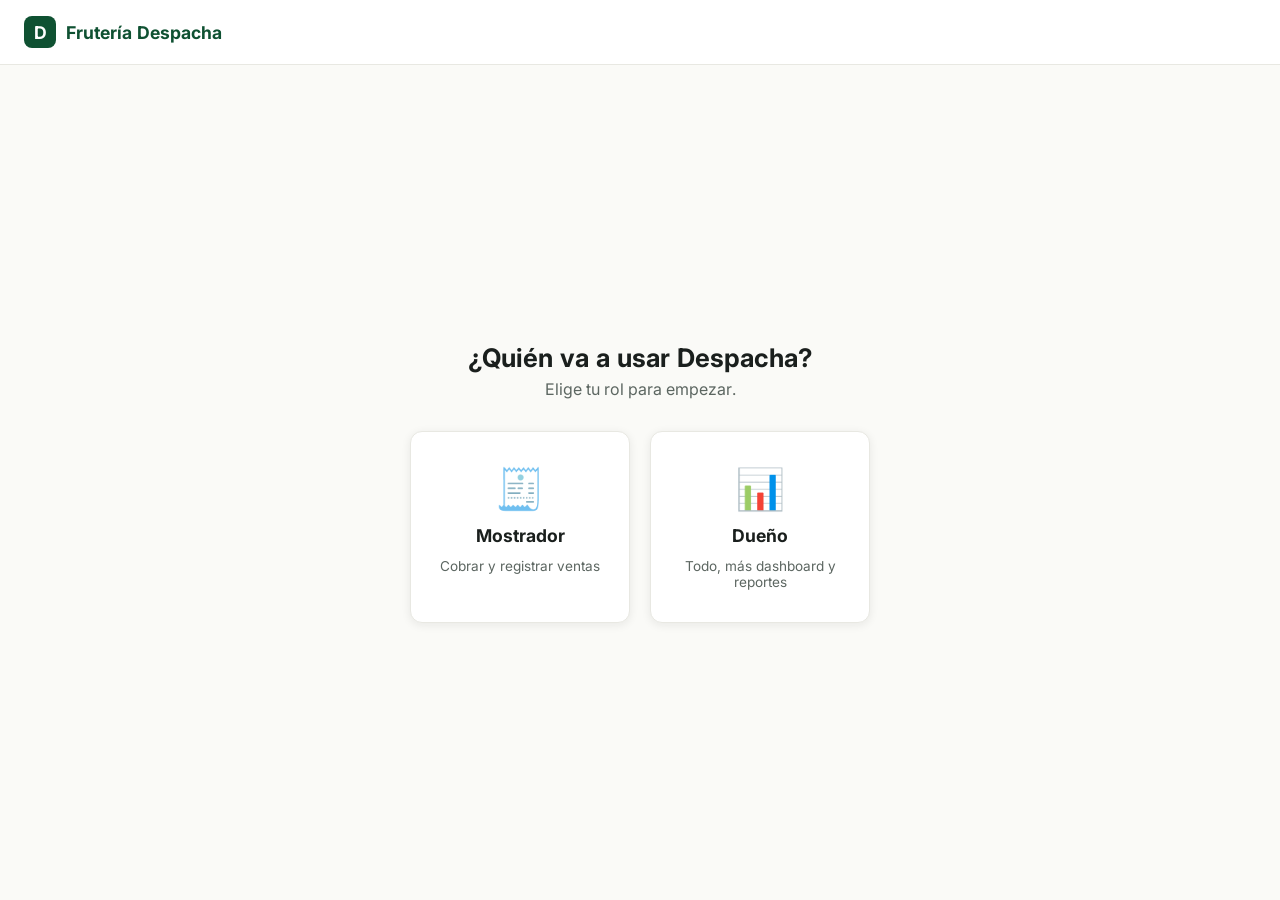
<file: index.html>
<!DOCTYPE html>
<html lang="es-MX">
<head>
  <meta charset="UTF-8" />
  <meta name="viewport" content="width=device-width, initial-scale=1.0" />
  <title>Despacha — Selección de rol</title>

  <!-- Lo que vuelve a Despacha una PWA instalable: el manifest le
       dice al navegador el nombre, los íconos y el color de la app;
       theme-color pinta la barra del sistema (la del notch/reloj en
       el celular) del verde de marca en vez del blanco por defecto. -->
  <link rel="manifest" href="manifest.json" />
  <meta name="theme-color" content="#0f5132" />
  <!-- apple-touch-icon es aparte del manifest porque Safari/iOS no
       lee el ícono del manifest para "Agregar a inicio": solo respeta
       esta etiqueta específica. -->
  <link rel="apple-touch-icon" href="icons/icon-192.png" />

  <!-- Inter es la tipografía que pide el documento de diseño (tiene
       números tabulares, clave para un POS donde los precios deben
       alinearse perfecto en columna). La cargamos de Google Fonts
       porque no usamos frameworks, pero un link de fuente sigue
       siendo solo HTML/CSS estándar. -->
  <link rel="preconnect" href="https://fonts.googleapis.com" />
  <link rel="preconnect" href="https://fonts.gstatic.com" crossorigin />
  <link
    href="https://fonts.googleapis.com/css2?family=Inter:wght@400;500;700;800&display=swap"
    rel="stylesheet"
  />

  <link rel="stylesheet" href="css/estilos.css" />
</head>
<body>
  <header class="barra-superior">
    <div class="barra-superior__marca">
      <span class="barra-superior__logo">D</span>
      <span data-nombre-negocio>Despacha</span>
    </div>
  </header>

  <main class="pantalla-seleccion">
    <h1 class="pantalla-seleccion__titulo">¿Quién va a usar Despacha?</h1>
    <p class="pantalla-seleccion__subtitulo">Elige tu rol para empezar.</p>

    <div class="tarjetas-rol">
      <!-- data-rol guarda el valor que leerá inicio.js con
           tarjeta.dataset.rol. Usamos botones reales (no divs) para
           que sean accesibles por teclado y lectores de pantalla sin
           trabajo extra: un <button> ya es enfocable y "clickeable"
           con Enter/Espacio por defecto del navegador. -->
      <button class="tarjeta-rol" type="button" data-rol="mostrador">
        <span class="tarjeta-rol__icono">🧾</span>
        <span class="tarjeta-rol__nombre">Mostrador</span>
        <span class="tarjeta-rol__descripcion">Cobrar y registrar ventas</span>
      </button>

      <button class="tarjeta-rol" type="button" data-rol="dueño">
        <span class="tarjeta-rol__icono">📊</span>
        <span class="tarjeta-rol__nombre">Dueño</span>
        <span class="tarjeta-rol__descripcion">Todo, más dashboard y reportes</span>
      </button>
    </div>
  </main>

  <!-- type="module" permite usar import/export entre archivos JS sin
       herramientas de build. Los módulos además se ejecutan después de
       que el HTML termina de parsear, así que no necesitamos "defer". -->
  <script type="module" src="js/inicio.js"></script>
  <script type="module" src="js/registro-pwa.js"></script>
</body>
</html>
</file>
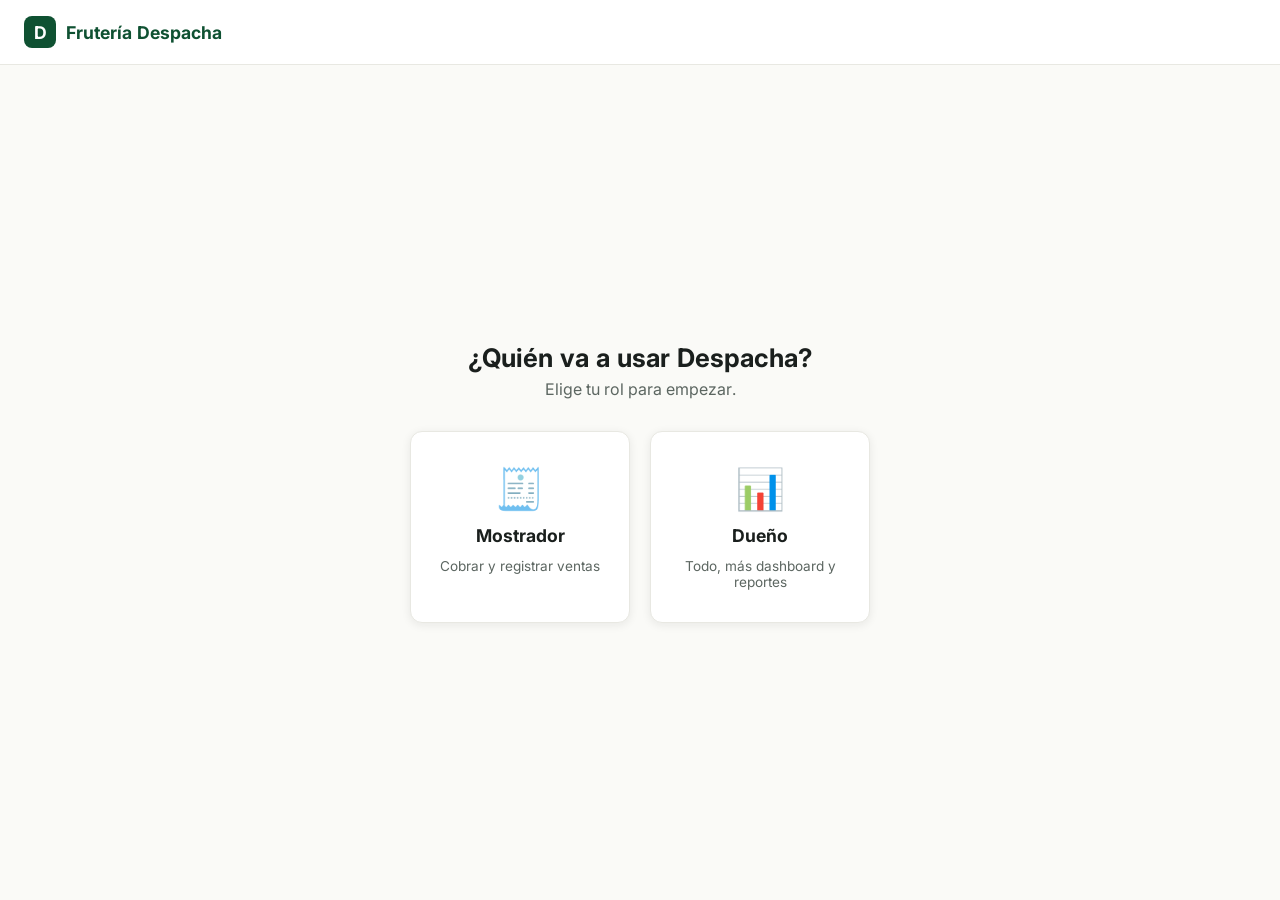
<file: catalogo.html>
<!DOCTYPE html>
<html lang="es-MX">
<head>
  <meta charset="UTF-8" />
  <meta name="viewport" content="width=device-width, initial-scale=1.0" />
  <title>Despacha — Catálogo</title>
  <link rel="manifest" href="manifest.json" />
  <meta name="theme-color" content="#0f5132" />
  <link rel="apple-touch-icon" href="icons/icon-192.png" />
  <link rel="preconnect" href="https://fonts.googleapis.com" />
  <link rel="preconnect" href="https://fonts.gstatic.com" crossorigin />
  <link
    href="https://fonts.googleapis.com/css2?family=Inter:wght@400;500;700;800&display=swap"
    rel="stylesheet"
  />
  <link rel="stylesheet" href="css/estilos.css" />
</head>
<body>
  <header class="barra-superior pos-barra">
    <div class="barra-superior__marca">
      <span class="barra-superior__logo">D</span>
      <span data-nombre-negocio>Despacha</span>
    </div>

    <nav class="barra-nav">
      <a href="pos.html">Cobrar</a>
      <a href="catalogo.html" aria-current="page">Catálogo</a>
      <a href="inventario.html" data-nav-dueno hidden>Inventario</a>
      <a href="dashboard.html" data-nav-dueno hidden>Dashboard</a>
      <a href="historico.html" data-nav-dueno hidden>Histórico</a>
    </nav>

    <!-- Mismo buscador en vivo del POS: filtra al instante lo que ya
         está en memoria, sin pedirle nada a un servidor. -->
    <input
      class="pos-barra__busqueda"
      type="search"
      placeholder="Buscar producto..."
      data-buscador
      aria-label="Buscar producto"
    />

    <div class="pos-barra__derecha">
      <span class="pos-barra__rol" data-rol-actual></span>
      <button class="pos-barra__cambiar-rol" type="button" data-cambiar-rol>
        Cambiar rol
      </button>
    </div>
  </header>

  <main class="catalogo">
    <div class="catalogo__encabezado">
      <h1>Catálogo de productos</h1>
      <!-- Mostrador y Dueño pueden agregar/editar/eliminar productos
           por igual; lo único exclusivo de Dueño es ver el costo
           (esa parte sí se decide por rol en catalogo.js). -->
      <button class="boton-primario" type="button" data-abrir-agregar>
        Agregar producto
      </button>
    </div>

    <div class="tabla-scroll">
      <table class="tabla-catalogo" data-tabla-catalogo hidden>
        <thead>
          <tr data-fila-encabezado>
            <th>Producto</th>
            <th>Categoría</th>
            <th>Tipo</th>
            <th>Precio</th>
            <th data-columna-costo hidden>Costo</th>
            <th>Stock</th>
            <th>Acciones</th>
          </tr>
        </thead>
        <tbody data-cuerpo-catalogo></tbody>
      </table>
    </div>

    <p class="catalogo__vacio" data-catalogo-vacio hidden>
      Aún no hay productos en el catálogo. Agrega el primero para empezar a vender.
    </p>

    <!-- Bitácora de cuándo se agregó cada producto, separada de la
         tabla principal (esa muestra el catálogo actual, esta el
         historial de altas). Mismo dato (fechaCreacion) que se guarda
         desde el formulario de agregar/editar. -->
    <div class="catalogo__encabezado catalogo__encabezado--separado">
      <h1>Productos agregados</h1>
    </div>

    <div class="tabla-scroll">
      <table class="tabla-catalogo" data-tabla-registro-productos hidden>
        <thead>
          <tr>
            <th>Fecha</th>
            <th>Producto</th>
            <th>Categoría</th>
          </tr>
        </thead>
        <tbody data-cuerpo-registro-productos></tbody>
      </table>
    </div>

    <p class="catalogo__vacio catalogo__vacio--compacto" data-registro-productos-vacio hidden>
      Aún no se ha agregado ningún producto.
    </p>
  </main>

  <!-- Modal: agregar / editar producto (solo dueño) -->
  <div class="overlay" data-overlay-producto hidden>
    <div class="modal modal--ancho">
      <p class="modal__titulo" data-form-titulo>Agregar producto</p>

      <form data-form-producto>
        <div class="campo">
          <label for="campo-nombre">Nombre</label>
          <input type="text" id="campo-nombre" data-campo-nombre required />
        </div>

        <div class="campo">
          <label for="campo-categoria">Categoría</label>
          <!-- select nativo en vez de input+datalist: el datalist se ve
               y se usa mal en navegadores de celular (la sugerencia no
               aparece como una lista clara). Con "+ Nueva categoría…"
               se puede seguir creando categorías que no existen aún. -->
          <select id="campo-categoria" data-campo-categoria required>
            <option value="" disabled selected>Selecciona una categoría</option>
          </select>
          <input
            type="text"
            id="campo-categoria-nueva"
            data-campo-categoria-nueva
            placeholder="Nombre de la nueva categoría"
            hidden
          />
        </div>

        <div class="campo">
          <label>Tipo de venta</label>
          <div class="campo-radios">
            <label><input type="radio" name="tipoVenta" value="pieza" data-campo-tipo checked /> Por pieza</label>
            <label><input type="radio" name="tipoVenta" value="peso" data-campo-tipo /> Por peso (kg)</label>
          </div>
        </div>

        <div class="campo">
          <label for="campo-precio" data-etiqueta-precio>Precio de venta ($ por pieza)</label>
          <input type="number" id="campo-precio" min="0" step="0.01" data-campo-precio required />
        </div>

        <div class="campo" data-campo-costo-contenedor>
          <label for="campo-costo">Costo (lo que te cuesta a ti)</label>
          <input type="number" id="campo-costo" min="0" step="0.01" data-campo-costo required />
        </div>

        <div class="campo">
          <label for="campo-stock" data-etiqueta-stock>Stock inicial (piezas)</label>
          <input type="number" id="campo-stock" min="0" step="1" data-campo-stock required />
        </div>

        <p class="modal__error" data-form-error></p>

        <div class="modal__acciones">
          <button class="boton-secundario" type="button" data-form-cancelar>Cancelar</button>
          <button class="boton-primario" type="submit">Guardar</button>
        </div>
      </form>
    </div>
  </div>

  <!-- Aviso de "Producto guardado" / "Producto eliminado" -->
  <p class="toast" data-toast hidden></p>

  <script type="module" src="js/catalogo.js"></script>
  <script type="module" src="js/registro-pwa.js"></script>
</body>
</html>
</file>
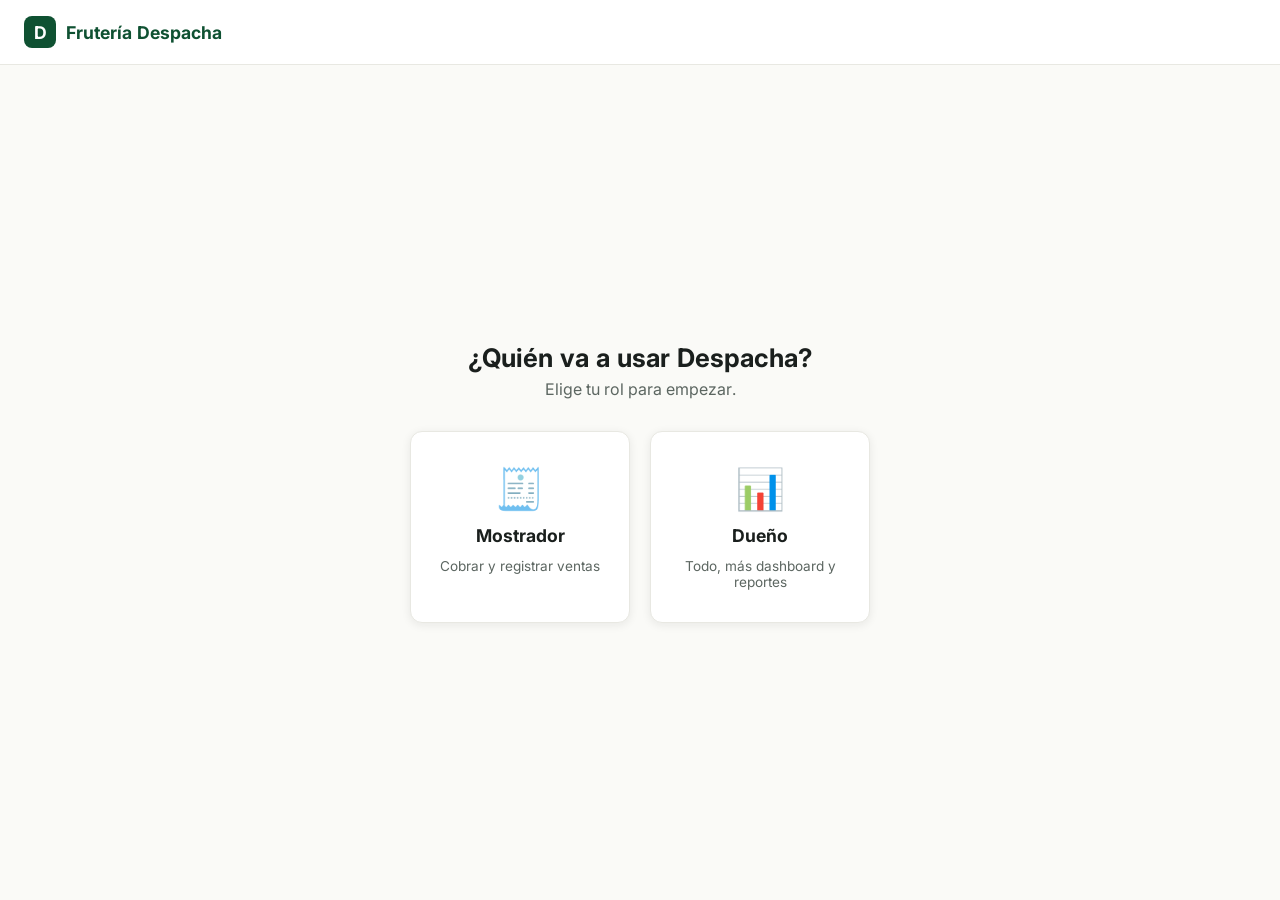
<file: dashboard.html>
<!DOCTYPE html>
<html lang="es-MX">
<head>
  <meta charset="UTF-8" />
  <meta name="viewport" content="width=device-width, initial-scale=1.0" />
  <title>Despacha — Dashboard</title>
  <link rel="manifest" href="manifest.json" />
  <meta name="theme-color" content="#0f5132" />
  <link rel="apple-touch-icon" href="icons/icon-192.png" />
  <link rel="preconnect" href="https://fonts.googleapis.com" />
  <link rel="preconnect" href="https://fonts.gstatic.com" crossorigin />
  <link
    href="https://fonts.googleapis.com/css2?family=Inter:wght@400;500;700;800&display=swap"
    rel="stylesheet"
  />
  <link rel="stylesheet" href="css/estilos.css" />
</head>
<body>
  <header class="barra-superior pos-barra">
    <div class="barra-superior__marca">
      <span class="barra-superior__logo">D</span>
      <span data-nombre-negocio>Despacha</span>
    </div>

    <nav class="barra-nav">
      <a href="pos.html">Cobrar</a>
      <a href="catalogo.html">Catálogo</a>
      <a href="inventario.html">Inventario</a>
      <a href="dashboard.html" aria-current="page">Dashboard</a>
      <a href="historico.html">Histórico</a>
    </nav>

    <div class="pos-barra__derecha">
      <span class="pos-barra__rol" data-rol-actual></span>
      <button class="pos-barra__cambiar-rol" type="button" data-cambiar-rol>
        Cambiar rol
      </button>
    </div>
  </header>

  <main class="catalogo">
    <div class="catalogo__encabezado">
      <h1>Dashboard</h1>
    </div>

    <!-- Periodo: cambia todas las tarjetas de abajo a la vez. "Esta
         semana" son los últimos 7 días (no la semana de calendario),
         para no meterse en si empieza lunes o domingo. -->
    <div class="selector-pildoras" data-selector-periodo>
      <button type="button" data-periodo="hoy" aria-pressed="true">Hoy</button>
      <button type="button" data-periodo="semana" aria-pressed="false">Esta semana</button>
      <button type="button" data-periodo="mes" aria-pressed="false">Este mes</button>
    </div>

    <div class="dashboard-grid">
      <div class="dashboard-card">
        <p class="dashboard-card__etiqueta">Venta total</p>
        <p class="dashboard-card__cifra" data-dato-venta-total>$0.00</p>
        <p class="dashboard-card__detalle" data-dato-num-ventas>0 ventas</p>
      </div>

      <div class="dashboard-card">
        <p class="dashboard-card__etiqueta">Ganancia estimada</p>
        <p class="dashboard-card__cifra" data-dato-ganancia>$0.00</p>
        <p class="dashboard-card__detalle">Venta menos costo de lo vendido</p>
      </div>

      <div class="dashboard-card">
        <p class="dashboard-card__etiqueta">Merma del periodo</p>
        <p class="dashboard-card__cifra" data-dato-merma>$0.00</p>
        <p class="dashboard-card__detalle" data-dato-merma-detalle>0 registros</p>
      </div>

      <div class="dashboard-card dashboard-card--destacada">
        <p class="dashboard-card__etiqueta">Producto que más deja</p>
        <p class="dashboard-card__cifra" data-dato-producto-estrella>—</p>
        <p class="dashboard-card__detalle" data-dato-producto-estrella-margen></p>
      </div>
    </div>

    <div class="catalogo__encabezado catalogo__encabezado--separado">
      <h2>Ingresos por método de pago</h2>
    </div>

    <div class="dashboard-grid">
      <div class="dashboard-card">
        <p class="dashboard-card__etiqueta">Efectivo</p>
        <p class="dashboard-card__cifra" data-dato-ingreso-efectivo>$0.00</p>
        <p class="dashboard-card__detalle" data-dato-ventas-efectivo>0 ventas</p>
      </div>

      <div class="dashboard-card">
        <p class="dashboard-card__etiqueta">Tarjeta</p>
        <p class="dashboard-card__cifra" data-dato-ingreso-tarjeta>$0.00</p>
        <p class="dashboard-card__detalle" data-dato-ventas-tarjeta>0 ventas</p>
      </div>
    </div>

    <p class="catalogo__vacio" data-dashboard-vacio hidden>
      Aún no hay ventas en este periodo. Cuando cobres en el POS, aquí vas a ver el resumen.
    </p>
  </main>

  <script type="module" src="js/dashboard.js"></script>
  <script type="module" src="js/registro-pwa.js"></script>
</body>
</html>
</file>
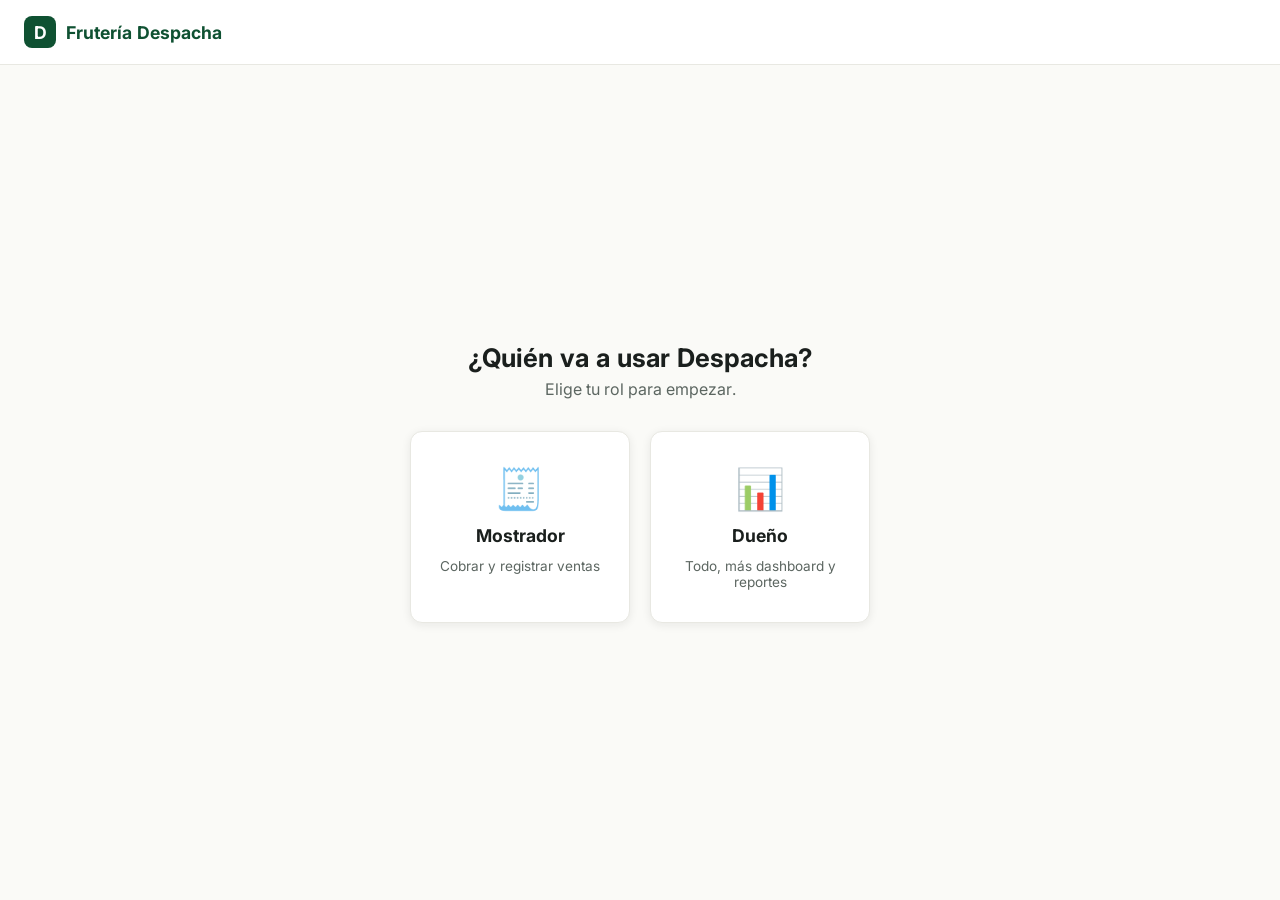
<file: historico.html>
<!DOCTYPE html>
<html lang="es-MX">
<head>
  <meta charset="UTF-8" />
  <meta name="viewport" content="width=device-width, initial-scale=1.0" />
  <title>Despacha — Histórico de ventas</title>
  <link rel="manifest" href="manifest.json" />
  <meta name="theme-color" content="#0f5132" />
  <link rel="apple-touch-icon" href="icons/icon-192.png" />
  <link rel="preconnect" href="https://fonts.googleapis.com" />
  <link rel="preconnect" href="https://fonts.gstatic.com" crossorigin />
  <link
    href="https://fonts.googleapis.com/css2?family=Inter:wght@400;500;700;800&display=swap"
    rel="stylesheet"
  />
  <link rel="stylesheet" href="css/estilos.css" />
</head>
<body>
  <header class="barra-superior pos-barra">
    <div class="barra-superior__marca">
      <span class="barra-superior__logo">D</span>
      <span data-nombre-negocio>Despacha</span>
    </div>

    <nav class="barra-nav">
      <a href="pos.html">Cobrar</a>
      <a href="catalogo.html">Catálogo</a>
      <a href="inventario.html">Inventario</a>
      <a href="dashboard.html">Dashboard</a>
      <a href="historico.html" aria-current="page">Histórico</a>
    </nav>

    <div class="pos-barra__derecha">
      <span class="pos-barra__rol" data-rol-actual></span>
      <button class="pos-barra__cambiar-rol" type="button" data-cambiar-rol>
        Cambiar rol
      </button>
    </div>
  </header>

  <main class="catalogo">
    <div class="catalogo__encabezado">
      <h1>Histórico de ventas</h1>
    </div>

    <div class="historico__filtros">
      <label for="campo-filtro-fecha">Filtrar por día</label>
      <input type="date" id="campo-filtro-fecha" data-filtro-fecha />
      <button class="boton-secundario boton-secundario--en-linea" type="button" data-limpiar-filtro>
        Ver todas
      </button>
    </div>

    <div class="tabla-scroll">
      <table class="tabla-catalogo" data-tabla-historico hidden>
        <thead>
          <tr>
            <th>Fecha</th>
            <th>Hora</th>
            <th>Productos</th>
            <th>Total</th>
            <th>Pago</th>
            <th>Registrada por</th>
            <th>Acciones</th>
          </tr>
        </thead>
        <tbody data-cuerpo-historico></tbody>
      </table>
    </div>

    <p class="catalogo__vacio" data-historico-vacio hidden>
      Aún no hay ventas registradas. Cuando cobres en el POS, aparecen aquí.
    </p>
  </main>

  <!-- Modal: editar una venta ya registrada (solo Dueño, para corregir
       un error del mostrador). Al guardar, el stock se ajusta solo:
       primero se "regresa" lo que esa venta había descontado, y luego
       se vuelve a descontar según los productos/cantidades nuevas. -->
  <div class="overlay" data-overlay-editar-venta hidden>
    <div class="modal modal--ancho">
      <p class="modal__titulo">Editar venta</p>
      <p class="modal__subtitulo" data-editar-venta-fecha></p>

      <ul class="ticket-lista" data-editar-venta-items></ul>

      <div class="campo">
        <label for="select-agregar-producto">Agregar producto a la venta</label>
        <select id="select-agregar-producto" data-select-agregar-producto></select>
      </div>

      <div class="metodo-pago" data-editar-metodo-pago>
        <button type="button" data-metodo="efectivo" aria-pressed="true">Efectivo</button>
        <button type="button" data-metodo="tarjeta" aria-pressed="false">Tarjeta</button>
      </div>

      <div class="ticket-total-row">
        <span>Total</span>
        <strong data-editar-venta-total>$0.00</strong>
      </div>

      <p class="modal__error" data-editar-venta-error></p>

      <div class="modal__acciones">
        <button class="boton-secundario" type="button" data-editar-venta-cancelar>Cancelar</button>
        <button class="boton-primario" type="button" data-editar-venta-guardar>Guardar cambios</button>
      </div>
    </div>
  </div>

  <p class="toast" data-toast hidden></p>

  <script type="module" src="js/historico.js"></script>
  <script type="module" src="js/registro-pwa.js"></script>
</body>
</html>
</file>
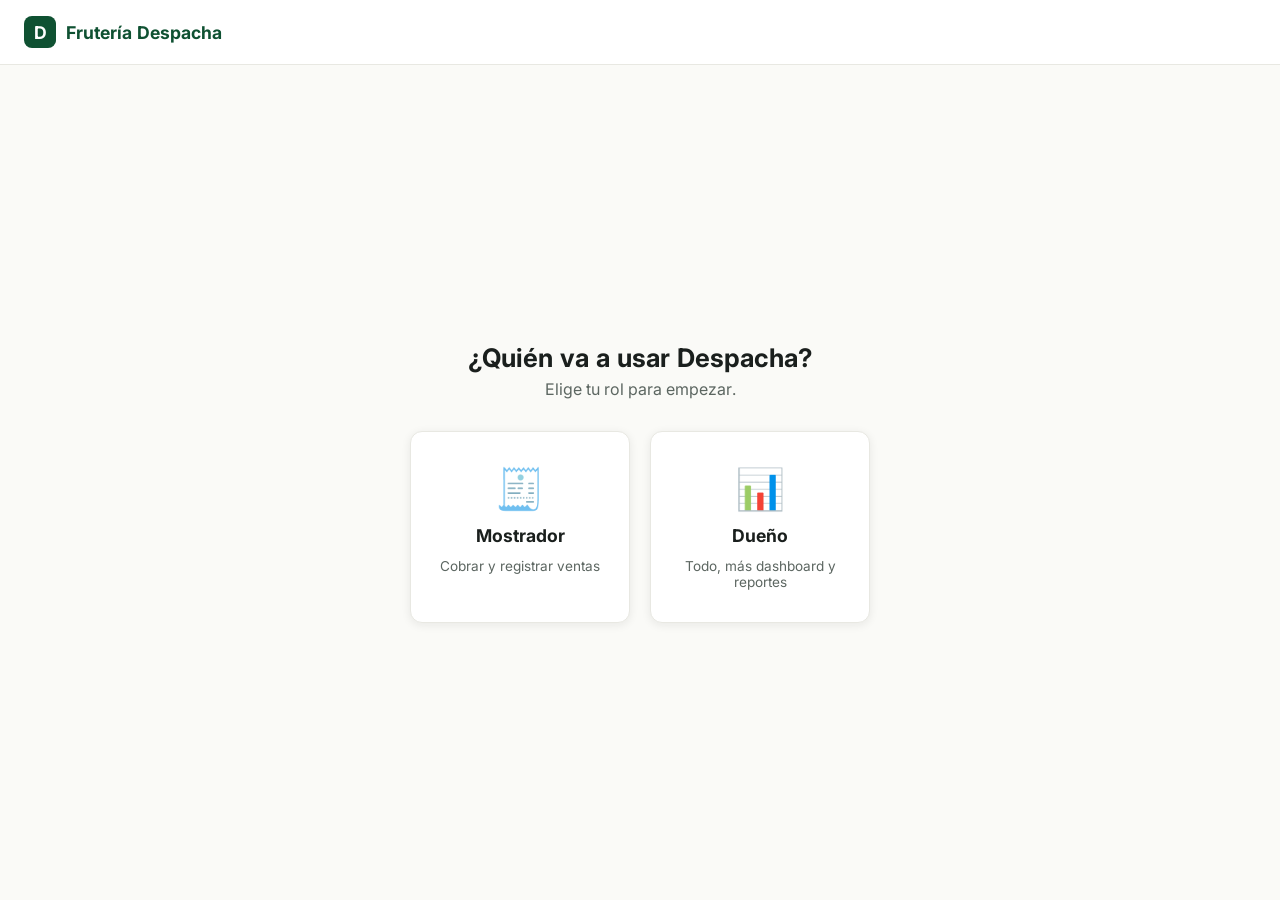
<file: inventario.html>
<!DOCTYPE html>
<html lang="es-MX">
<head>
  <meta charset="UTF-8" />
  <meta name="viewport" content="width=device-width, initial-scale=1.0" />
  <title>Despacha — Inventario</title>
  <link rel="manifest" href="manifest.json" />
  <meta name="theme-color" content="#0f5132" />
  <link rel="apple-touch-icon" href="icons/icon-192.png" />
  <link rel="preconnect" href="https://fonts.googleapis.com" />
  <link rel="preconnect" href="https://fonts.gstatic.com" crossorigin />
  <link
    href="https://fonts.googleapis.com/css2?family=Inter:wght@400;500;700;800&display=swap"
    rel="stylesheet"
  />
  <link rel="stylesheet" href="css/estilos.css" />
</head>
<body>
  <header class="barra-superior pos-barra">
    <div class="barra-superior__marca">
      <span class="barra-superior__logo">D</span>
      <span data-nombre-negocio>Despacha</span>
    </div>

    <nav class="barra-nav">
      <a href="pos.html">Cobrar</a>
      <a href="catalogo.html">Catálogo</a>
      <a href="inventario.html" aria-current="page">Inventario</a>
      <a href="dashboard.html">Dashboard</a>
      <a href="historico.html">Histórico</a>
    </nav>

    <input
      class="pos-barra__busqueda"
      type="search"
      placeholder="Buscar producto..."
      data-buscador
      aria-label="Buscar producto"
    />

    <div class="pos-barra__derecha">
      <span class="pos-barra__rol" data-rol-actual></span>
      <button class="pos-barra__cambiar-rol" type="button" data-cambiar-rol>
        Cambiar rol
      </button>
    </div>
  </header>

  <main class="catalogo">
    <div class="catalogo__encabezado">
      <h1>Inventario</h1>
    </div>

    <div class="tabla-scroll">
      <table class="tabla-catalogo" data-tabla-inventario hidden>
        <thead>
          <tr>
            <th>Producto</th>
            <th>Categoría</th>
            <th>Stock actual</th>
            <th>Acciones</th>
          </tr>
        </thead>
        <tbody data-cuerpo-inventario></tbody>
      </table>
    </div>

    <p class="catalogo__vacio" data-inventario-vacio hidden></p>

    <div class="catalogo__encabezado catalogo__encabezado--separado">
      <h1>Entradas registradas</h1>
    </div>

    <div class="tabla-scroll">
      <table class="tabla-catalogo" data-tabla-entradas hidden>
        <thead>
          <tr>
            <th>Fecha</th>
            <th>Producto</th>
            <th>Cantidad recibida</th>
          </tr>
        </thead>
        <tbody data-cuerpo-entradas></tbody>
      </table>
    </div>

    <p class="catalogo__vacio catalogo__vacio--compacto" data-entradas-vacio hidden>
      Aún no se ha registrado ninguna entrada de mercancía.
    </p>

    <div class="catalogo__encabezado catalogo__encabezado--separado">
      <h1>Mermas registradas</h1>
    </div>

    <div class="tabla-scroll">
      <table class="tabla-catalogo" data-tabla-mermas hidden>
        <thead>
          <tr>
            <th>Fecha</th>
            <th>Producto</th>
            <th>Cantidad</th>
            <th>Pérdida</th>
            <th>Motivo</th>
          </tr>
        </thead>
        <tbody data-cuerpo-mermas></tbody>
      </table>
    </div>

    <p class="catalogo__vacio catalogo__vacio--compacto" data-mermas-vacio hidden>
      Aún no se ha registrado ninguna merma.
    </p>
  </main>

  <!-- Modal: registrar entrada de mercancía (compra) -->
  <div class="overlay" data-overlay-entrada hidden>
    <div class="modal">
      <p class="modal__titulo" data-entrada-nombre></p>
      <p class="modal__subtitulo" data-entrada-stock-actual></p>

      <form data-form-entrada>
        <div class="campo">
          <label for="campo-entrada-cantidad" data-entrada-etiqueta>Cantidad recibida</label>
          <input type="number" id="campo-entrada-cantidad" min="0" step="0.01" data-campo-entrada-cantidad required />
        </div>

        <p class="modal__error" data-entrada-error></p>

        <div class="modal__acciones">
          <button class="boton-secundario" type="button" data-entrada-cancelar>Cancelar</button>
          <button class="boton-primario" type="submit">Registrar entrada</button>
        </div>
      </form>
    </div>
  </div>

  <!-- Modal: ajustar el stock directo (ej: corregir un conteo mal
       hecho). A diferencia de "Entrada" y "Merma", esto NO se guarda
       en ningún historial ni se contabiliza como compra o pérdida:
       es solo corregir el número para que cuadre con la realidad. -->
  <div class="overlay" data-overlay-ajuste hidden>
    <div class="modal">
      <p class="modal__titulo" data-ajuste-nombre></p>
      <p class="modal__subtitulo" data-ajuste-stock-actual></p>

      <form data-form-ajuste>
        <div class="campo">
          <label for="campo-ajuste-cantidad" data-ajuste-etiqueta>Stock real</label>
          <input type="number" id="campo-ajuste-cantidad" min="0" step="0.01" data-campo-ajuste-cantidad required />
        </div>

        <p class="modal__error" data-ajuste-error></p>

        <div class="modal__acciones">
          <button class="boton-secundario" type="button" data-ajuste-cancelar>Cancelar</button>
          <button class="boton-primario" type="submit">Guardar ajuste</button>
        </div>
      </form>
    </div>
  </div>

  <!-- Modal: registrar merma -->
  <div class="overlay" data-overlay-merma hidden>
    <div class="modal">
      <p class="modal__titulo" data-merma-nombre></p>
      <p class="modal__subtitulo" data-merma-stock-actual></p>

      <form data-form-merma>
        <div class="campo">
          <label for="campo-merma-cantidad" data-merma-etiqueta>Cantidad perdida</label>
          <input type="number" id="campo-merma-cantidad" min="0" step="0.01" data-campo-merma-cantidad required />
        </div>

        <div class="campo">
          <label for="campo-merma-motivo">Motivo</label>
          <input
            type="text"
            id="campo-merma-motivo"
            data-campo-merma-motivo
            placeholder="Ej: se echó a perder"
            required
          />
        </div>

        <p class="modal__pantalla-detalle" data-merma-perdida-estimada>Pérdida estimada: $0.00</p>
        <p class="modal__error" data-merma-error></p>

        <div class="modal__acciones">
          <button class="boton-secundario" type="button" data-merma-cancelar>Cancelar</button>
          <button class="boton-eliminar" type="submit">Registrar merma</button>
        </div>
      </form>
    </div>
  </div>

  <p class="toast" data-toast hidden></p>

  <script type="module" src="js/inventario.js"></script>
  <script type="module" src="js/registro-pwa.js"></script>
</body>
</html>
</file>
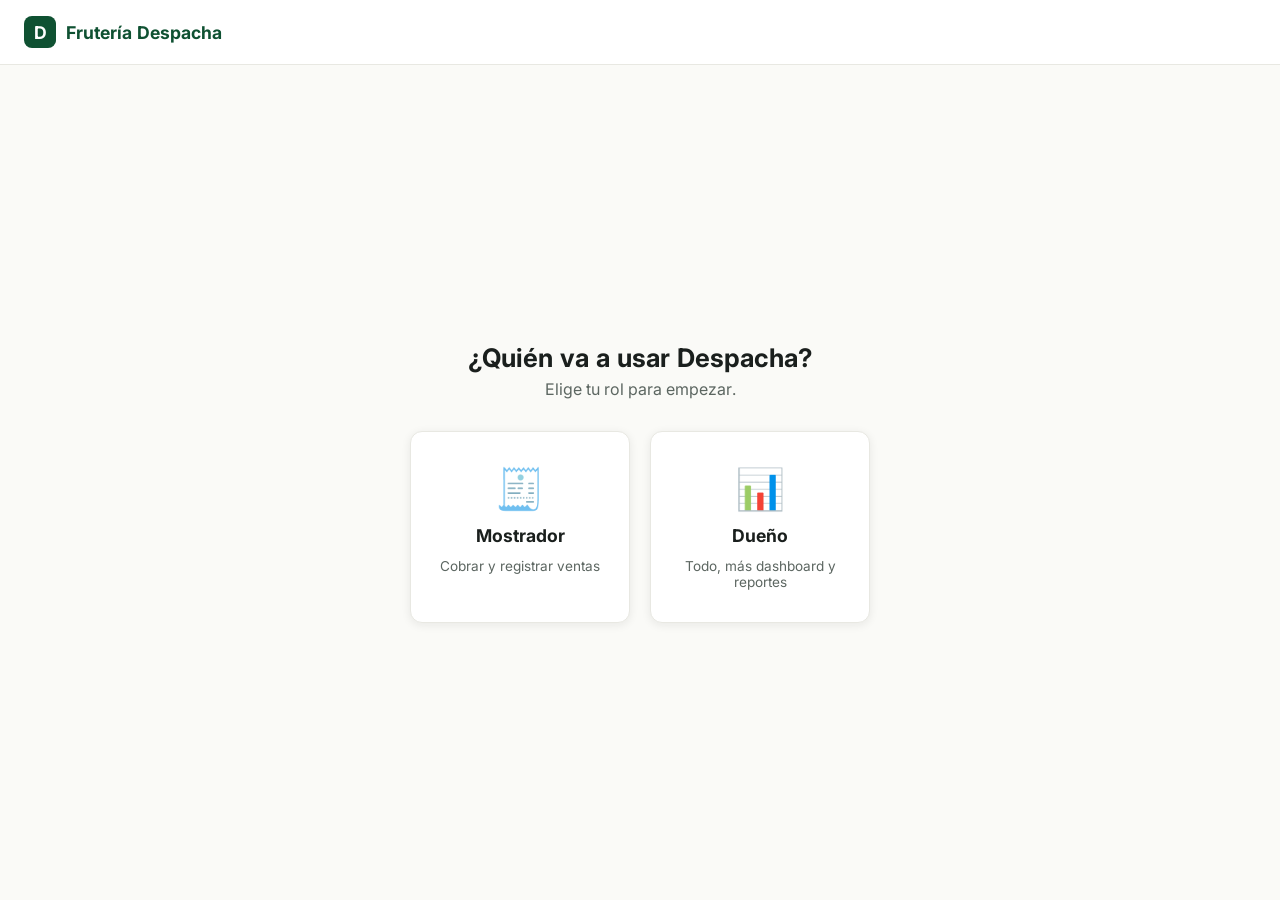
<file: pos.html>
<!DOCTYPE html>
<html lang="es-MX">
<head>
  <meta charset="UTF-8" />
  <meta name="viewport" content="width=device-width, initial-scale=1.0" />
  <title>Despacha — Cobro</title>
  <link rel="manifest" href="manifest.json" />
  <meta name="theme-color" content="#0f5132" />
  <link rel="apple-touch-icon" href="icons/icon-192.png" />
  <link rel="preconnect" href="https://fonts.googleapis.com" />
  <link rel="preconnect" href="https://fonts.gstatic.com" crossorigin />
  <link
    href="https://fonts.googleapis.com/css2?family=Inter:wght@400;500;700;800&display=swap"
    rel="stylesheet"
  />
  <link rel="stylesheet" href="css/estilos.css" />
</head>
<body>
  <header class="barra-superior pos-barra">
    <div class="barra-superior__marca">
      <span class="barra-superior__logo">D</span>
      <span data-nombre-negocio>Despacha</span>
    </div>

    <nav class="barra-nav">
      <a href="pos.html" aria-current="page">Cobrar</a>
      <a href="catalogo.html">Catálogo</a>
      <!-- Inventario, dashboard e histórico son exclusivos del Dueño
           (sección 3 del plan), así que estos links arrancan ocultos y
           solo los muestra pos.js si el rol activo es "dueño". -->
      <a href="inventario.html" data-nav-dueno hidden>Inventario</a>
      <a href="dashboard.html" data-nav-dueno hidden>Dashboard</a>
      <a href="historico.html" data-nav-dueno hidden>Histórico</a>
    </nav>

    <!-- Búsqueda en vivo (sección 3 del diseño): NO es AJAX, filtra al
         instante lo que ya está cargado en memoria. -->
    <input
      class="pos-barra__busqueda"
      type="search"
      placeholder="Buscar producto..."
      data-buscador
      aria-label="Buscar producto"
    />

    <div class="pos-barra__derecha">
      <span class="pos-barra__rol" data-rol-actual></span>
      <button class="pos-barra__cambiar-rol" type="button" data-cambiar-rol>
        Cambiar rol
      </button>
    </div>
  </header>

  <!-- Categorías arriba del grid, con toggle para colapsarlas
       (sección 3 del diseño). El contenido de la lista lo genera
       pos.js a partir de las categorías que existan en el catálogo. -->
  <nav class="categorias">
    <button
      class="categorias__toggle"
      type="button"
      data-toggle-categorias
      aria-label="Mostrar u ocultar categorías"
      aria-expanded="true"
    >
      ⌄
    </button>
    <div class="categorias__lista" data-lista-categorias></div>
  </nav>

  <main class="pos-layout">
    <section class="grid-productos" data-grid-productos></section>

    <aside class="ticket">
      <!-- El botón de colapsar solo se ve en celular (CSS lo esconde
           en escritorio): ahí el ticket se vuelve una barra fija
           abajo, y sin esto se quedaría tapando el grid de productos
           todo el tiempo. -->
      <div class="ticket__encabezado">
        <h2>Ticket actual</h2>
        <button
          type="button"
          class="ticket__toggle-movil"
          data-toggle-ticket-movil
          aria-expanded="true"
          aria-label="Mostrar u ocultar el detalle del ticket"
        >
          ⌄
        </button>
      </div>

      <div data-ticket-contenido>
        <p class="ticket-vacio" data-ticket-vacio>
          Aún no hay ventas en este ticket. Toca un producto para empezar a cobrar.
        </p>

        <ul class="ticket-lista" data-ticket-lista></ul>
      </div>

      <div class="ticket-total-row">
        <span>Total</span>
        <strong data-ticket-total>$0.00</strong>
      </div>

      <button class="boton-cobrar" type="button" data-boton-cobrar disabled>
        Cobrar
      </button>
    </aside>
  </main>

  <!-- Ventas recientes, debajo del POS: sirve para resolver rápido una
       duda de un cliente ("¿cuánto pagué?", "¿qué llevé?") sin tener
       que ir al histórico (que es solo del Dueño). Solo muestra lo
       mismo que vería en un recibo, no costos ni márgenes. -->
  <section class="catalogo">
    <div class="catalogo__encabezado">
      <h2>Ventas recientes</h2>
    </div>

    <div class="tabla-scroll">
      <table class="tabla-catalogo" data-tabla-ventas-recientes hidden>
        <thead>
          <tr>
            <th>Fecha</th>
            <th>Hora</th>
            <th>Productos</th>
            <th>Total</th>
          </tr>
        </thead>
        <tbody data-cuerpo-ventas-recientes></tbody>
      </table>
    </div>

    <p class="catalogo__vacio" data-ventas-recientes-vacio hidden>
      Aún no hay ventas registradas.
    </p>
  </section>

  <!-- Modal: teclado de peso. Es el "elemento de firma" del diseño
       (sección 4): aparece al tocar un producto por kilo. -->
  <div class="overlay" data-overlay-peso hidden>
    <div class="modal">
      <p class="modal__titulo" data-peso-nombre></p>
      <p class="modal__subtitulo" data-peso-precio></p>

      <div class="modal__modo">
        <button type="button" data-modo-peso="kg" aria-pressed="true">Teclear kilos</button>
        <button type="button" data-modo-peso="monto" aria-pressed="false">Teclear monto</button>
      </div>

      <div class="modal__pantalla">
        <p class="modal__pantalla-cifra" data-peso-pantalla>0</p>
        <p class="modal__pantalla-detalle" data-peso-detalle>Subtotal: $0.00</p>
      </div>

      <p class="modal__error" data-peso-error></p>

      <div class="teclado-numerico" data-teclado-peso>
        <button type="button" data-tecla="1">1</button>
        <button type="button" data-tecla="2">2</button>
        <button type="button" data-tecla="3">3</button>
        <button type="button" data-tecla="4">4</button>
        <button type="button" data-tecla="5">5</button>
        <button type="button" data-tecla="6">6</button>
        <button type="button" data-tecla="7">7</button>
        <button type="button" data-tecla="8">8</button>
        <button type="button" data-tecla="9">9</button>
        <button type="button" data-tecla=".">.</button>
        <button type="button" data-tecla="0">0</button>
        <button type="button" data-tecla="borrar">⌫</button>
      </div>

      <div class="modal__acciones">
        <button class="boton-secundario" type="button" data-peso-cancelar>Cancelar</button>
        <button class="boton-cobrar" type="button" data-peso-agregar>Agregar</button>
      </div>
    </div>
  </div>

  <!-- Modal: panel de cobro (efectivo o tarjeta) -->
  <div class="overlay" data-overlay-cobro hidden>
    <div class="modal">
      <p class="modal__titulo">Cobrar</p>
      <p class="modal__subtitulo" data-cobro-total></p>

      <div class="metodo-pago">
        <button type="button" data-metodo="efectivo" aria-pressed="true">Efectivo</button>
        <button type="button" data-metodo="tarjeta" aria-pressed="false">Tarjeta</button>
      </div>

      <div data-bloque-efectivo>
        <input
          class="campo-recibido"
          type="number"
          min="0"
          step="0.5"
          placeholder="Recibido"
          data-campo-recibido
          aria-label="Monto recibido en efectivo"
        />
        <p class="modal__pantalla-detalle" data-cambio-detalle>Cambio: $0.00</p>
      </div>

      <p class="modal__error" data-cobro-error></p>

      <div class="modal__acciones">
        <button class="boton-secundario" type="button" data-cobro-cancelar>Cancelar</button>
        <button class="boton-cobrar" type="button" data-cobro-confirmar>Guardar venta</button>
      </div>
    </div>
  </div>

  <p class="toast" data-toast hidden></p>

  <script type="module" src="js/pos.js"></script>
  <script type="module" src="js/registro-pwa.js"></script>
</body>
</html>
</file>
<file: css/estilos.css>
/* ============================================================
   estilos.css — Sistema de diseño de Despacha
   Todos los valores salen de DISENO_DESPACHA.md. No se improvisa
   ningún color ni tamaño aquí: si algo no está en ese documento,
   se deriva de algo que sí está (ej: una sombra "suave" coherente
   con el resto, aunque el documento no diera el valor exacto en px).
   ============================================================ */

:root {
  /* --- Paleta (sección 1 del documento de diseño) --- */
  --marca: #0f5132; /* Verde profundo — color de marca, CAMBIABLE por cliente */
  --marca-claro: #157347; /* variante para hovers/estados */
  --accion: #7cb342; /* Verde lima — botones de cobrar/confirmar */
  --fondo: #fafaf7; /* Blanco hueso — fondo, descansa la vista */
  --superficie: #ffffff; /* tarjetas, paneles */
  --tinta: #1a1f1d; /* texto y números */
  --tinta-suave: #5c6661; /* texto secundario, etiquetas */
  --aviso: #f5a623; /* ámbar — stock bajo, merma */
  --critico: #d64545; /* rojo — eliminar, pérdida */
  --linea: #e8e8e2; /* bordes, divisores */

  /* --- Valores derivados, reutilizados por todos los módulos --- */
  --radio: 12px; /* border-radius medio: "limpio y amable", sin esquinas duras */
  --sombra-suave: 0 2px 10px rgba(26, 31, 29, 0.08);
  --fuente: "Inter", system-ui, -apple-system, "Segoe UI", sans-serif;
}

/* Reset mínimo: cada navegador trae sus propios márgenes/paddings por
   defecto en body, h1, etc. Sin esto, el mismo diseño se vería distinto
   en cada navegador. */
* {
  box-sizing: border-box;
}

body,
h1,
h2,
p {
  margin: 0;
}

body {
  font-family: var(--fuente);
  background-color: var(--fondo);
  color: var(--tinta);
  /* Números tabulares (sección 2 del diseño): en un POS los números son
     el producto, así que deben alinearse en columna perfecta y no
     "bailar" de ancho entre dígito y dígito. */
  font-feature-settings: "tnum";
  min-height: 100vh;
}

/* Quita el subrayado/azul por defecto de los links que usemos como
   botones o navegación dentro de la app. */
a {
  color: inherit;
  text-decoration: none;
}

/* --- Accesibilidad: foco de teclado visible (piso de calidad, sección 7) ---
   Sin esto, alguien que navega con Tab (no con mouse/dedo) no vería
   dónde está parado. El verde de marca como contorno es suficiente
   contraste sobre el fondo claro. */
:focus-visible {
  outline: 3px solid var(--marca-claro);
  outline-offset: 2px;
}

/* Respeta "reduced motion" (piso de calidad, sección 7): algunas
   personas configuran su sistema para evitar animaciones porque les
   causan mareo o distracción. Esta regla apaga casi toda transición
   para quien lo pidió, sin que tengamos que duplicar estilos. */
@media (prefers-reduced-motion: reduce) {
  * {
    transition: none !important;
    animation: none !important;
  }
}

/* ============================================================
   Barra superior (compartida entre pantallas)
   ============================================================ */
.barra-superior {
  display: flex;
  align-items: center;
  justify-content: space-between;
  padding: 16px 24px;
  background-color: var(--superficie);
  border-bottom: 1px solid var(--linea);
}

.barra-superior__marca {
  display: flex;
  align-items: center;
  gap: 10px;
  font-weight: 700;
  color: var(--marca);
  font-size: 1.1rem;
}

.barra-superior__logo {
  width: 32px;
  height: 32px;
  border-radius: 8px;
  background-color: var(--marca);
  /* Mientras no hay logo real del cliente, mostramos un cuadrito con
     la inicial del negocio: comunica "aquí va tu logo" sin verse roto. */
  display: flex;
  align-items: center;
  justify-content: center;
  color: var(--superficie);
  font-weight: 700;
  flex-shrink: 0;
}

/* ============================================================
   Pantalla de selección de rol (index.html)
   ============================================================ */
.pantalla-seleccion {
  display: flex;
  flex-direction: column;
  align-items: center;
  justify-content: center;
  min-height: calc(100vh - 65px); /* resta el alto aprox. de la barra superior */
  padding: 24px;
  text-align: center;
}

.pantalla-seleccion__titulo {
  font-size: 1.6rem;
  font-weight: 700;
  margin-bottom: 6px;
}

.pantalla-seleccion__subtitulo {
  color: var(--tinta-suave);
  margin-bottom: 32px;
}

.tarjetas-rol {
  display: flex;
  gap: 20px;
  flex-wrap: wrap;
  justify-content: center;
}

/* Cada botón de rol es grande y tocable (piso de calidad: pensado para
   dedo en tablet, no solo cursor de mouse). */
.tarjeta-rol {
  width: 220px;
  padding: 32px 20px;
  background-color: var(--superficie);
  border: 1px solid var(--linea);
  border-radius: var(--radio);
  box-shadow: var(--sombra-suave);
  cursor: pointer;
  font-family: var(--fuente);
  display: flex;
  flex-direction: column;
  align-items: center;
  gap: 12px;
  transition: transform 0.15s ease, border-color 0.15s ease;
}

.tarjeta-rol:hover {
  border-color: var(--marca);
  transform: translateY(-2px);
}

.tarjeta-rol__icono {
  font-size: 2.5rem;
}

.tarjeta-rol__nombre {
  font-size: 1.1rem;
  font-weight: 700;
  color: var(--tinta);
}

.tarjeta-rol__descripcion {
  font-size: 0.85rem;
  color: var(--tinta-suave);
}

.boton-secundario {
  display: inline-block;
  margin-top: 24px;
  padding: 12px 24px;
  border-radius: var(--radio);
  border: 1px solid var(--linea);
  background-color: var(--fondo);
  color: var(--tinta);
  font-family: var(--fuente);
  font-size: 0.95rem;
  cursor: pointer;
  transition: border-color 0.15s ease;
}

.boton-secundario--en-linea {
  margin-top: 0;
}

.boton-secundario:hover {
  border-color: var(--marca);
}

/* ============================================================
   POS — barra superior (búsqueda + rol + reloj)
   ============================================================ */
.pos-barra {
  gap: 16px;
  flex-wrap: wrap;
}

.pos-barra__busqueda {
  flex: 1;
  min-width: 200px;
  max-width: 420px;
  padding: 10px 14px;
  border: 1px solid var(--linea);
  border-radius: var(--radio);
  font-family: var(--fuente);
  font-size: 0.95rem;
  background-color: var(--fondo);
}

.pos-barra__derecha {
  display: flex;
  align-items: center;
  gap: 14px;
  font-size: 0.9rem;
  color: var(--tinta-suave);
}

.pos-barra__rol {
  font-weight: 700;
  color: var(--tinta);
}

.pos-barra__cambiar-rol {
  cursor: pointer;
  border: none;
  background: none;
  font-family: var(--fuente);
  font-size: 0.85rem;
  color: var(--marca);
  text-decoration: underline;
}

/* ============================================================
   POS — barra de categorías
   ============================================================ */
.categorias {
  display: flex;
  align-items: center;
  gap: 10px;
  padding: 12px 24px;
  background-color: var(--superficie);
  border-bottom: 1px solid var(--linea);
  flex-wrap: wrap;
}

.categorias__lista {
  display: flex;
  gap: 8px;
  flex-wrap: wrap;
}

.categorias__lista[hidden] {
  display: none;
}

.categoria-boton {
  padding: 8px 16px;
  border-radius: 999px;
  border: 1px solid var(--linea);
  background-color: var(--fondo);
  color: var(--tinta-suave);
  font-family: var(--fuente);
  font-size: 0.85rem;
  font-weight: 500;
  cursor: pointer;
  transition: border-color 0.15s ease;
}

.categoria-boton:hover {
  border-color: var(--marca);
}

.categoria-boton[aria-pressed="true"] {
  background-color: var(--marca);
  border-color: var(--marca);
  color: var(--superficie);
}

.categorias__toggle {
  width: 32px;
  height: 32px;
  flex-shrink: 0;
  border: 1px solid var(--linea);
  border-radius: 50%;
  background-color: var(--fondo);
  cursor: pointer;
  font-size: 1rem;
  color: var(--tinta-suave);
  display: flex;
  align-items: center;
  justify-content: center;
  /* La flechita gira 180° cuando las categorías están colapsadas, para
     que "se note" que cambió de estado aunque sea un botón chiquito.
     Sin esto, el clic se sentía como que "no hacía nada" aunque sí
     escondía las categorías. */
  transition: transform 0.15s ease;
}

.categorias__toggle:hover {
  border-color: var(--marca);
}

.categorias__toggle[aria-expanded="false"] {
  transform: rotate(-90deg);
}

/* ============================================================
   POS — layout principal: grid de productos + ticket
   ============================================================ */
.pos-layout {
  display: flex;
  gap: 20px;
  padding: 20px;
  align-items: flex-start;
}

.grid-productos {
  flex: 1;
  display: grid;
  grid-template-columns: repeat(auto-fill, minmax(150px, 1fr));
  gap: 14px;
}

.tarjeta-producto {
  background-color: var(--superficie);
  border: 1px solid var(--linea);
  border-radius: var(--radio);
  box-shadow: var(--sombra-suave);
  padding: 16px 12px;
  display: flex;
  flex-direction: column;
  align-items: center;
  gap: 8px;
  cursor: pointer;
  font-family: var(--fuente);
  text-align: center;
  /* min-height alto: pensado para tocarse con el dedo, no solo con
     un cursor de mouse preciso (piso de calidad del diseño). */
  min-height: 130px;
  transition: border-color 0.15s ease, transform 0.15s ease;
}

.tarjeta-producto:hover {
  border-color: var(--marca);
  transform: translateY(-2px);
}

.tarjeta-producto__icono {
  width: 44px;
  height: 44px;
  border-radius: 50%;
  display: flex;
  align-items: center;
  justify-content: center;
  font-size: 1.4rem;
  /* color-mix mezcla dos colores ya definidos arriba: así cada
     categoría tiene su propio acento sin inventar colores nuevos
     fuera de la paleta del documento de diseño. */
  background-color: color-mix(in srgb, var(--icono-categoria, var(--marca)) 18%, white);
}

.tarjeta-producto__nombre {
  font-weight: 600;
  font-size: 0.9rem;
}

.tarjeta-producto__precio {
  font-weight: 700;
  font-size: 1rem;
}

.tarjeta-producto__unidad {
  font-size: 0.7rem;
  text-transform: uppercase;
  letter-spacing: 0.04em;
  color: var(--tinta-suave);
}

.pos-layout__sin-resultados {
  color: var(--tinta-suave);
  padding: 40px;
  text-align: center;
  width: 100%;
}

/* ============================================================
   POS — ticket actual
   ============================================================ */
.ticket {
  width: 320px;
  flex-shrink: 0;
  background-color: var(--superficie);
  border: 1px solid var(--linea);
  border-radius: var(--radio);
  box-shadow: var(--sombra-suave);
  padding: 20px;
  display: flex;
  flex-direction: column;
  gap: 12px;
  /* "sticky" hace que el ticket se quede visible mientras se hace
     scroll en el grid de productos, en vez de perderse arriba. */
  position: sticky;
  top: 20px;
}

.ticket h2 {
  font-size: 1rem;
  font-weight: 700;
}

.ticket__encabezado {
  display: flex;
  align-items: center;
  justify-content: space-between;
}

/* Oculto por defecto (escritorio): el ticket siempre se ve completo
   ahí, no hace falta colapsarlo. La media query de celular más abajo
   lo vuelve visible. */
.ticket__toggle-movil {
  display: none;
  width: 28px;
  height: 28px;
  border: 1px solid var(--linea);
  border-radius: 50%;
  background-color: var(--fondo);
  cursor: pointer;
  transition: transform 0.15s ease;
}

.ticket__toggle-movil[aria-expanded="false"] {
  transform: rotate(-90deg);
}

/* [hidden] ya hace display:none por defecto del navegador; esta regla
   es solo para que quede explícito y no dependa de un comportamiento
   "implícito" del HTML que alguien podría no conocer. */
[data-ticket-contenido][hidden] {
  display: none;
}

.ticket-lista {
  list-style: none;
  padding: 0;
  margin: 0;
  display: flex;
  flex-direction: column;
  gap: 10px;
  max-height: 320px;
  overflow-y: auto;
}

.ticket-linea {
  display: flex;
  justify-content: space-between;
  align-items: center;
  gap: 8px;
  padding-bottom: 8px;
  border-bottom: 1px solid var(--linea);
}

.ticket-linea__info {
  display: flex;
  flex-direction: column;
}

.ticket-linea__nombre {
  font-size: 0.9rem;
  font-weight: 600;
}

.ticket-linea__cantidad {
  font-size: 0.8rem;
  color: var(--tinta-suave);
}

/* Input de cantidad dentro del modal de editar venta: chico a propósito,
   solo necesita caber 3-4 dígitos, no todo el ancho de la línea. */
.campo-cantidad-linea {
  width: 64px;
  padding: 4px 6px;
  border: 1px solid var(--linea);
  border-radius: 6px;
  font-family: var(--fuente);
  font-size: 0.8rem;
  font-feature-settings: "tnum";
}

.ticket-linea__derecha {
  display: flex;
  align-items: center;
  gap: 8px;
}

.ticket-linea__subtotal {
  font-weight: 700;
  font-size: 0.95rem;
}

/* Botón destructivo (sección 5 del diseño): rojo, reservado SOLO para
   eliminar o merma. Aquí se usa para quitar una línea del ticket. */
.boton-eliminar-linea {
  border: none;
  background: none;
  color: var(--critico);
  cursor: pointer;
  font-size: 1rem;
  padding: 4px;
  line-height: 1;
}

.ticket-vacio {
  color: var(--tinta-suave);
  font-size: 0.85rem;
  text-align: center;
  padding: 24px 0;
}

.ticket-vacio[hidden] {
  display: none;
}

.ticket-total-row {
  display: flex;
  justify-content: space-between;
  align-items: baseline;
  padding-top: 8px;
  border-top: 1px solid var(--linea);
}

.ticket-total-row span {
  color: var(--tinta-suave);
  text-transform: uppercase;
  font-size: 0.75rem;
  letter-spacing: 0.04em;
}

/* El total a cobrar es el número más grande de la pantalla (sección 2
   del diseño): es lo único que de verdad le importa al mostrador. */
.ticket-total-row strong {
  font-size: 1.8rem;
  font-weight: 800;
}

/* Botón primario (sección 5): lima, grande, el más visible de la
   pantalla. "Cobrar" es el caso principal, pero el mismo tratamiento
   sirve para cualquier acción afirmativa importante (ej: "Agregar
   producto" en el catálogo) — por eso esta regla aplica a las dos
   clases en vez de duplicar el bloque completo. */
.boton-cobrar,
.boton-primario {
  padding: 16px;
  border: none;
  border-radius: var(--radio);
  background-color: var(--accion);
  color: var(--tinta);
  font-family: var(--fuente);
  font-size: 1.1rem;
  font-weight: 800;
  cursor: pointer;
  box-shadow: var(--sombra-suave);
  /* Transición corta para que el hover de abajo se sienta suave y no
     como un cambio brusco de color. prefers-reduced-motion (arriba en
     este archivo) la desactiva para quien la pidió. */
  transition: filter 0.15s ease, transform 0.15s ease;
}

/* brightness(0.93) oscurece el lima un poco al pasar el mouse: misma
   idea que el hover de marca-claro en los demás botones, pero como
   --accion ya es un solo verde (no tiene una variante "clara" propia
   en la paleta), oscurecerlo un poco basta para dar feedback. */
.boton-cobrar:not(:disabled):hover,
.boton-primario:not(:disabled):hover {
  filter: brightness(0.93);
}

.boton-cobrar:disabled,
.boton-primario:disabled {
  background-color: var(--linea);
  color: var(--tinta-suave);
  cursor: not-allowed;
}

/* ============================================================
   Overlays / modales (teclado de peso y panel de cobro)
   ============================================================ */
.overlay {
  position: fixed;
  inset: 0;
  background-color: rgba(26, 31, 29, 0.45);
  display: flex;
  align-items: center;
  justify-content: center;
  padding: 16px;
  /* Tiene que quedar por encima de .ticket (z-index: 15 en móvil,
     donde el ticket es una barra fija inferior); si no, el ticket lo
     tapaba y el popup no se podía usar. */
  z-index: 20;
}

.overlay[hidden] {
  display: none;
}

.modal {
  background-color: var(--superficie);
  border-radius: var(--radio);
  padding: 24px;
  width: 100%;
  max-width: 360px;
  box-shadow: var(--sombra-suave);
}

.modal__titulo {
  font-size: 1.1rem;
  font-weight: 700;
  margin-bottom: 4px;
}

.modal__subtitulo {
  color: var(--tinta-suave);
  font-size: 0.85rem;
  margin-bottom: 16px;
}

/* Elemento de firma del diseño (sección 4): pantalla grande y clara
   con el cálculo en vivo precio/kg × kg = subtotal. */
.modal__pantalla {
  background-color: var(--fondo);
  border-radius: var(--radio);
  padding: 16px;
  text-align: center;
  margin-bottom: 16px;
}

.modal__pantalla-cifra {
  font-size: 2rem;
  font-weight: 800;
  font-feature-settings: "tnum";
}

.modal__pantalla-detalle {
  font-size: 0.85rem;
  color: var(--tinta-suave);
  margin-top: 4px;
}

/* Ámbar (--aviso): "avisa sin alarmar" según el documento de diseño.
   Falta dinero todavía, pero no es un error grave como --critico. */
.modal__pantalla-detalle--aviso {
  color: var(--aviso);
  font-weight: 700;
}

.modal__modo {
  display: flex;
  gap: 8px;
  margin-bottom: 16px;
}

.modal__modo button {
  flex: 1;
  padding: 8px;
  border-radius: var(--radio);
  border: 1px solid var(--linea);
  background-color: var(--fondo);
  font-family: var(--fuente);
  font-size: 0.85rem;
  cursor: pointer;
}

.modal__modo button[aria-pressed="true"] {
  background-color: var(--marca);
  border-color: var(--marca);
  color: var(--superficie);
}

/* Teclado numérico (sección 5): teclas grandes, fáciles de tocar. */
.teclado-numerico {
  display: grid;
  grid-template-columns: repeat(3, 1fr);
  gap: 8px;
  margin-bottom: 16px;
}

.teclado-numerico button {
  padding: 16px 0;
  font-size: 1.2rem;
  font-weight: 600;
  border: 1px solid var(--linea);
  border-radius: var(--radio);
  background-color: var(--fondo);
  cursor: pointer;
  font-family: var(--fuente);
}

.teclado-numerico button:hover {
  border-color: var(--marca);
}

.modal__error {
  color: var(--critico);
  font-size: 0.85rem;
  margin-bottom: 12px;
  min-height: 1.2em;
}

.modal__acciones {
  display: flex;
  gap: 10px;
}

.modal__acciones .boton-cobrar,
.modal__acciones .boton-primario,
.modal__acciones .boton-eliminar {
  flex: 1;
}

.modal__acciones .boton-secundario {
  flex: 1;
  margin-top: 0;
  text-align: center;
}

/* Panel de cobro: elegir método de pago */
/* Grupo de botones tipo "pastilla" donde solo uno está activo a la
   vez (aria-pressed="true"). Se reutiliza para elegir método de pago,
   y también para el periodo del dashboard (Hoy / Semana / Mes). */
.metodo-pago,
.selector-pildoras {
  display: flex;
  gap: 10px;
  margin-bottom: 16px;
}

.metodo-pago button,
.selector-pildoras button {
  flex: 1;
  padding: 12px;
  border-radius: var(--radio);
  border: 1px solid var(--linea);
  background-color: var(--fondo);
  font-family: var(--fuente);
  font-size: 0.95rem;
  font-weight: 600;
  cursor: pointer;
  transition: border-color 0.15s ease;
}

.metodo-pago button:not([aria-pressed="true"]):hover,
.selector-pildoras button:not([aria-pressed="true"]):hover {
  border-color: var(--marca);
}

.metodo-pago button[aria-pressed="true"],
.selector-pildoras button[aria-pressed="true"] {
  background-color: var(--marca);
  border-color: var(--marca);
  color: var(--superficie);
}

.campo-recibido {
  width: 100%;
  padding: 12px;
  border: 1px solid var(--linea);
  border-radius: var(--radio);
  font-family: var(--fuente);
  font-size: 1.2rem;
  font-feature-settings: "tnum";
  margin-bottom: 12px;
  text-align: right;
}

/* ============================================================
   Confirmación "Venta guardada" (sección 8 del diseño: el botón
   Cobrar produce confirmación, no un mensaje gratis sin contexto)
   ============================================================ */
.toast {
  position: fixed;
  bottom: 24px;
  left: 50%;
  transform: translateX(-50%);
  background-color: var(--marca);
  color: var(--superficie);
  padding: 14px 24px;
  border-radius: var(--radio);
  box-shadow: var(--sombra-suave);
  font-weight: 600;
  z-index: 20;
}

.toast--error {
  background-color: var(--critico);
}

.toast[hidden] {
  display: none;
}

/* ============================================================
   Responsive (piso de calidad, sección 7: hasta celular)
   El ticket pasa de columna lateral a panel apilado debajo del
   grid, fijo en la parte inferior para que siga siendo accesible
   sin tener que hacer scroll hasta arriba.
   ============================================================ */
@media (max-width: 900px) {
  .pos-layout {
    flex-direction: column;
    /* Deja un hueco abajo del tamaño aprox. del ticket colapsado, para
       que la última fila de productos no quede tapada de forma
       permanente por la barra fija (sección 3 del diseño: "el ticket
       pasa a una barra inferior desplegable"). */
    padding-bottom: 90px;
  }

  .ticket {
    /* "fixed" (no "sticky"): así el ticket vive pegado a la ventana
       siempre, sin importar cuánto se haya scrolleado el grid de
       productos. Con "sticky" se alcanzaba a ver tapando productos
       desde el primer momento, antes de que hubiera scroll de por
       qué "pegarse". */
    position: fixed;
    left: 0;
    right: 0;
    bottom: 0;
    width: 100%;
    top: auto;
    border-radius: var(--radio) var(--radio) 0 0;
    max-height: 70vh;
    overflow-y: auto;
    z-index: 15;
  }

  .ticket__toggle-movil {
    display: flex;
    align-items: center;
    justify-content: center;
  }

  .ticket-lista {
    max-height: 160px;
  }
}

/* ============================================================
   Navegación entre pantallas (barra superior)
   ============================================================ */
.barra-nav {
  display: flex;
  gap: 4px;
  background-color: var(--fondo);
  border-radius: 999px;
  padding: 4px;
  /* En pantallas angostas los 5 links no caben en una sola fila. En
     vez de que se corten fuera de la pantalla (lo que pasaba antes),
     dejamos que esta franja se deslice horizontalmente con el dedo,
     como las pestañas de una app de celular. min-width:0 es necesario
     para que un hijo de flexbox SÍ pueda encogerse por debajo de su
     ancho natural; sin eso, el navegador lo ignora y desborda igual. */
  overflow-x: auto;
  min-width: 0;
  -webkit-overflow-scrolling: touch;
}

.barra-nav a {
  padding: 6px 16px;
  border-radius: 999px;
  font-size: 0.85rem;
  font-weight: 600;
  color: var(--tinta-suave);
  transition: color 0.15s ease, background-color 0.15s ease;
  /* Sin esto, un link de dos palabras ("Esta semana"-style, o aquí
     "Catálogo") podría partirse en dos líneas dentro del scroll
     horizontal, lo cual se ve mal en una franja de una sola fila. */
  white-space: nowrap;
}

.barra-nav a:hover {
  color: var(--tinta);
}

/* aria-current="page" marca el link de la pantalla en la que ya
   estás: así no hace falta duplicar la lógica en JS para resaltarlo. */
.barra-nav a[aria-current="page"] {
  background-color: var(--marca);
  color: var(--superficie);
}

/* ============================================================
   Catálogo de productos (catalogo.html)
   ============================================================ */
.catalogo {
  max-width: 1100px;
  margin: 24px auto;
  padding: 0 24px;
}

.catalogo__encabezado {
  display: flex;
  align-items: center;
  justify-content: space-between;
  margin-bottom: 16px;
  gap: 12px;
}

.catalogo__encabezado--separado {
  margin-top: 40px;
}

.catalogo__encabezado h1 {
  font-size: 1.3rem;
  font-weight: 700;
}

/* Las tablas (catálogo, inventario, histórico) tienen más columnas de
   las que caben en un celular. En vez de achicar el texto hasta que ya
   no se lea, dejamos que la tabla se deslice horizontalmente dentro de
   esta franja, mientras el resto de la página no se mueve. */
.tabla-scroll {
  overflow-x: auto;
  /* overflow-y: hidden (no "auto") es lo que deja que las esquinas
     redondeadas de la tabla se vean limpias, sin agregar una barra de
     scroll vertical que no necesitamos aquí. */
  overflow-y: hidden;
  -webkit-overflow-scrolling: touch;
  border-radius: var(--radio);
  box-shadow: var(--sombra-suave);
}

.tabla-catalogo {
  width: 100%;
  border-collapse: collapse;
  background-color: var(--superficie);
}

.tabla-catalogo th,
.tabla-catalogo td {
  padding: 12px 16px;
  text-align: left;
  border-bottom: 1px solid var(--linea);
  font-size: 0.9rem;
}

.tabla-catalogo th {
  text-transform: uppercase;
  font-size: 0.7rem;
  letter-spacing: 0.04em;
  color: var(--tinta-suave);
  background-color: var(--fondo);
}

.tabla-catalogo tbody tr:last-child td {
  border-bottom: none;
}

.tabla-catalogo td.celda-numero {
  font-feature-settings: "tnum";
  font-weight: 600;
}

.etiqueta-tipo {
  display: inline-block;
  padding: 2px 10px;
  border-radius: 999px;
  font-size: 0.7rem;
  text-transform: uppercase;
  letter-spacing: 0.03em;
  background-color: var(--linea);
  color: var(--tinta-suave);
}

/* Ámbar (--aviso): marca que esa venta ya no cuenta como ingreso, sin
   verse tan grave como el rojo --critico (no es un error del sistema,
   es solo un estado informativo de esa fila). */
.etiqueta-reembolso {
  background-color: color-mix(in srgb, var(--aviso) 20%, white);
  color: var(--aviso);
  font-weight: 700;
}

/* Una venta reembolsada se ve "apagada": sigue siendo legible (no
   quitamos la información), pero a simple vista se nota que ya no es
   una venta activa. */
.fila-reembolsada td {
  color: var(--tinta-suave);
}

.catalogo__acciones-fila {
  display: flex;
  gap: 8px;
  align-items: center;
}

.boton-editar {
  border: 1px solid var(--linea);
  background-color: var(--fondo);
  border-radius: var(--radio);
  padding: 6px 12px;
  font-family: var(--fuente);
  font-size: 0.8rem;
  cursor: pointer;
  transition: border-color 0.15s ease;
}

.boton-editar:hover {
  border-color: var(--marca);
}

/* Botón destructivo (sección 5): rojo, solo para eliminar. */
.boton-eliminar {
  border: 1px solid var(--critico);
  background-color: var(--superficie);
  color: var(--critico);
  border-radius: var(--radio);
  padding: 6px 12px;
  font-family: var(--fuente);
  font-size: 0.8rem;
  cursor: pointer;
  transition: background-color 0.15s ease, color 0.15s ease;
}

.boton-eliminar:hover {
  background-color: var(--critico);
  color: var(--superficie);
}

/* Confirmación inline antes de borrar, en vez de un diálogo nativo del
   navegador (que no se puede tematizar y se ve fuera de lugar). */
.confirmar-eliminar {
  display: flex;
  align-items: center;
  gap: 8px;
  font-size: 0.8rem;
  color: var(--tinta-suave);
}

.confirmar-eliminar button {
  border: none;
  background: none;
  font-family: var(--fuente);
  font-size: 0.8rem;
  font-weight: 700;
  cursor: pointer;
  text-decoration: underline;
}

.confirmar-eliminar [data-confirmar-si] {
  color: var(--critico);
}

.catalogo__vacio {
  text-align: center;
  padding: 60px 20px;
  color: var(--tinta-suave);
}

/* En pantallas con varias secciones apiladas (ej: inventario.html
   tiene tres: stock, entradas y mermas), el padding grande de arriba
   se ve bien para LA lista principal, pero deja huecos enormes en las
   secundarias. Este modificador las deja compactas. */
.catalogo__vacio--compacto {
  padding: 16px 20px;
  text-align: left;
}

/* ============================================================
   Modal de producto (agregar / editar) — reutiliza .modal y
   .modal__error definidos para el POS.
   ============================================================ */
.modal--ancho {
  max-width: 420px;
}

.campo {
  margin-bottom: 14px;
}

.campo label {
  display: block;
  font-size: 0.8rem;
  font-weight: 600;
  color: var(--tinta-suave);
  margin-bottom: 6px;
}

.campo input,
.campo select {
  width: 100%;
  padding: 10px 12px;
  border: 1px solid var(--linea);
  border-radius: var(--radio);
  font-family: var(--fuente);
  font-size: 0.95rem;
}

.campo-radios {
  display: flex;
  gap: 16px;
}

.campo-radios label {
  display: flex;
  align-items: center;
  gap: 6px;
  font-weight: 500;
  color: var(--tinta);
  margin-bottom: 0;
}

/* ============================================================
   Dashboard (dashboard.html)
   ============================================================ */
.dashboard-grid {
  display: grid;
  grid-template-columns: repeat(auto-fill, minmax(220px, 1fr));
  gap: 16px;
  margin-bottom: 32px;
}

.dashboard-card {
  background-color: var(--superficie);
  border-radius: var(--radio);
  box-shadow: var(--sombra-suave);
  padding: 20px;
}

.dashboard-card__etiqueta {
  text-transform: uppercase;
  font-size: 0.75rem;
  letter-spacing: 0.04em;
  color: var(--tinta-suave);
  margin-bottom: 8px;
}

/* Los números del dashboard son el dato que de verdad le importa al
   dueño: por eso van grandes, igual que el total del ticket en el POS. */
.dashboard-card__cifra {
  font-size: 1.8rem;
  font-weight: 800;
  font-feature-settings: "tnum";
}

.dashboard-card__detalle {
  font-size: 0.85rem;
  color: var(--tinta-suave);
  margin-top: 4px;
}

/* La tarjeta de "producto que más deja" usa el verde de marca para
   distinguirse del resto: es el dato más interesante del dashboard, no
   solo un número más. */
.dashboard-card--destacada {
  background-color: var(--marca);
}

.dashboard-card--destacada .dashboard-card__etiqueta,
.dashboard-card--destacada .dashboard-card__detalle {
  color: rgba(255, 255, 255, 0.75);
}

.dashboard-card--destacada .dashboard-card__cifra {
  color: var(--superficie);
}

/* ============================================================
   Histórico de ventas (historico.html)
   ============================================================ */
.historico__filtros {
  display: flex;
  align-items: center;
  gap: 12px;
  margin-bottom: 16px;
}

.historico__filtros input[type="date"] {
  padding: 10px 12px;
  border: 1px solid var(--linea);
  border-radius: var(--radio);
  font-family: var(--fuente);
  font-size: 0.9rem;
}

.celda-items {
  color: var(--tinta-suave);
  font-size: 0.85rem;
}

/* ============================================================
   Móvil (celular real, PWA instalada) — ajustes de orden y
   espaciado encontrados al usar la app instalada en un teléfono.
   Es un breakpoint más angosto que el de arriba (900px, pensado
   para tablet): este solo reordena filas, no toca escritorio.
   ============================================================ */
@media (max-width: 600px) {
  /* Header: logo+nombre a la izquierda y selector de rol a la
     derecha en la misma fila; búsqueda y menú de navegación bajan
     a su propia fila completa, en ese orden. flex-basis: 100% es
     lo que obliga a un elemento a ocupar toda la línea y empujar
     todo lo siguiente a la fila de abajo. */
  .barra-superior.pos-barra {
    flex-wrap: wrap;
    padding: 10px 14px;
  }

  /* Logo+nombre y rol+reloj deben quedar en la misma primera fila,
     pero juntos no caben con su tamaño de escritorio en una pantalla
     de celular (sumaban más ancho que el viewport y el navegador
     rompía la fila). Se encogen para que sí entren los dos. */
  .barra-superior.pos-barra .barra-superior__marca {
    order: 1;
    flex-shrink: 1;
    min-width: 0;
    gap: 6px;
    font-size: 1rem;
  }

  .barra-superior.pos-barra .barra-superior__marca span:not(.barra-superior__logo) {
    overflow: hidden;
    text-overflow: ellipsis;
    white-space: nowrap;
  }

  .barra-superior.pos-barra .pos-barra__derecha {
    order: 2;
    flex-shrink: 0;
    gap: 8px;
    font-size: 0.8rem;
  }

  /* "Cambiar rol" como texto seguía sumando ancho a una fila ya
     apretada y rompía el header. En móvil se reemplaza visualmente
     por un ícono de cambio (el texto se queda en el HTML, solo se
     esconde, para no perder accesibilidad con lectores de pantalla). */
  .barra-superior.pos-barra .pos-barra__cambiar-rol {
    font-size: 0;
    width: 24px;
    height: 24px;
    flex-shrink: 0;
    display: inline-flex;
    align-items: center;
    justify-content: center;
  }

  .barra-superior.pos-barra .pos-barra__cambiar-rol::before {
    content: "⇄";
    font-size: 1rem;
    text-decoration: none;
  }

  .barra-superior.pos-barra .pos-barra__busqueda {
    order: 3;
    flex-basis: 100%;
    max-width: none;
  }

  .barra-superior.pos-barra .barra-nav {
    order: 4;
    flex-basis: 100%;
    /* La franja gris (--fondo) está pensada para cuando hay varios
       links y necesitan un carril visible para deslizarse. Con pocos
       links (p. ej. Mostrador, que solo ve Cobrar/Catálogo) esa franja
       se queda casi vacía y se ve como un bloque gris sin sentido.
       Se quita el fondo y se centra el contenido en su lugar. */
    background-color: transparent;
    padding: 0;
    /* "safe center": centra cuando todo cabe (Mostrador, 2 links),
       pero si no cabe y hace falta deslizar (Dueño, 5 links), se
       comporta como alineado al inicio en vez de centrar — centrar
       un contenedor con overflow deja contenido atrapado fuera de
       la pantalla e imposible de alcanzar con el dedo (eso hacía
       desaparecer "Cobrar" para Dueño). */
    justify-content: safe center;
  }

  /* Excepción index.html (selección de rol): ahí el header no tiene
     rol/búsqueda/menú (no existen en ese HTML), solo el logo+nombre,
     y aquí lo centramos en vez de dejarlo pegado a la izquierda. */
  .barra-superior:not(.pos-barra) {
    justify-content: center;
  }

  /* Esconder la barra de scroll del menú de navegación sin perder
     el deslizamiento horizontal: el scroll sigue funcionando, solo
     deja de dibujarse la barrita. */
  .barra-nav {
    scrollbar-width: none; /* Firefox */
  }

  .barra-nav::-webkit-scrollbar {
    display: none; /* Chrome/Safari/Edge/WebView de la PWA */
  }

  /* POS — categorías: en móvil el botón de colapsar no aporta
     (la lista de categorías es corta y cabe deslizándose), y se veía
     como una "v" suelta sin contexto. Se quita el botón y la lista
     queda siempre visible. */
  .categorias {
    padding: 10px 16px;
  }

  .categorias__toggle {
    display: none;
  }

  /* POS — grid de productos: 2 columnas fijas en vez de que
     auto-fill decida cuántas caben (a veces dejaba 1 sola). */
  .grid-productos {
    grid-template-columns: repeat(2, 1fr);
  }

  /* El espacio entre tarjetas (gap de .grid-productos, 14px) y el
     espacio entre la pared del celular y la primera/última tarjeta
     (padding de .pos-layout, 20px) no eran iguales. Se iguala el
     padding lateral al gap para que la distancia se vea pareja. */
  .pos-layout {
    padding-left: 14px;
    padding-right: 14px;
  }

}
</file>
